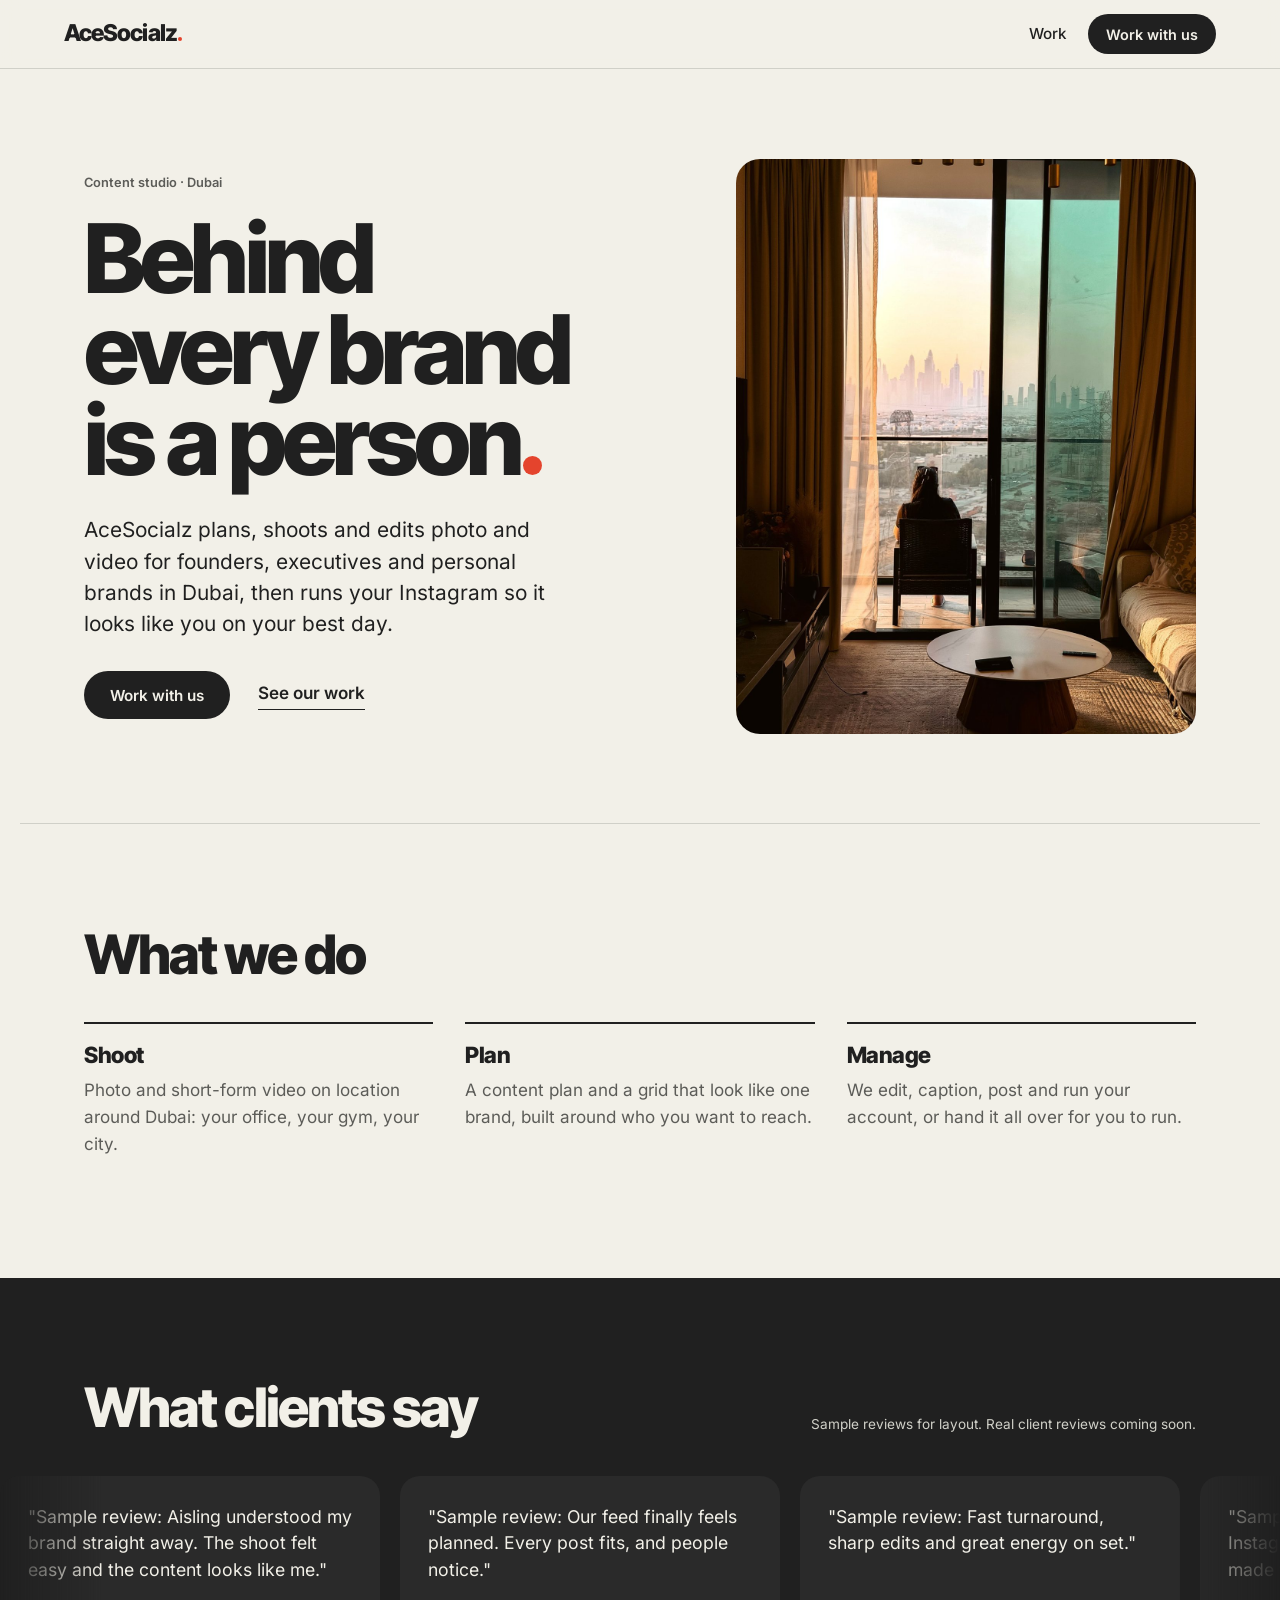
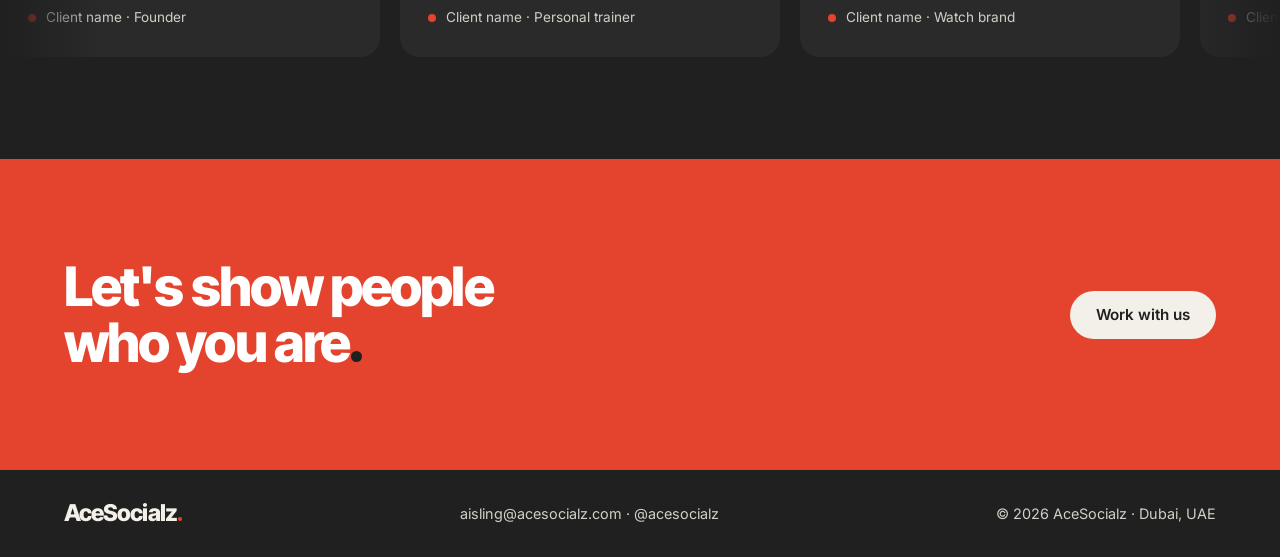
<file: index.html>
<!DOCTYPE html>
<html lang="en-AE">
<head>
  <meta charset="utf-8">
  <meta name="viewport" content="width=device-width, initial-scale=1">
  <title>AceSocialz | Personal Brand Content &amp; Social Media Studio in Dubai</title>
  <meta name="description" content="AceSocialz is a Dubai content studio for founders, executives and personal brands. Photo and video shoots, Instagram strategy and account management across the UAE.">
  <link rel="canonical" href="https://acesocialz.com/">
  <meta name="theme-color" content="#202020">
  <meta property="og:type" content="website">
  <meta property="og:site_name" content="AceSocialz">
  <meta property="og:locale" content="en_AE">
  <meta property="og:url" content="https://acesocialz.com/">
  <meta property="og:title" content="AceSocialz | Personal Brand Content Studio in Dubai">
  <meta property="og:description" content="Behind every brand is a person. Photo, video and Instagram management for founders and personal brands in Dubai.">
  <meta property="og:image" content="https://acesocialz.com/assets/work/lifestyle/skyline-window.jpg">
  <meta name="twitter:card" content="summary_large_image">
  <link rel="icon" href="assets/favicon.svg" type="image/svg+xml">
  <link rel="preload" href="assets/fonts/inter-tight-latin-wght-normal.woff2" as="font" type="font/woff2" crossorigin>
  <link rel="stylesheet" href="styles.css?v=5">
  <script type="application/ld+json">
  {
    "@context": "https://schema.org",
    "@type": "ProfessionalService",
    "@id": "https://acesocialz.com/#business",
    "name": "AceSocialz",
    "url": "https://acesocialz.com/",
    "logo": "https://acesocialz.com/assets/favicon.svg",
    "image": "https://acesocialz.com/assets/work/lifestyle/skyline-window.jpg",
    "slogan": "Behind every brand is a person.",
    "description": "Content studio for founders, executives and personal brands: photo and video shoots, Instagram strategy and social media management.",
    "email": "aisling@acesocialz.com",
    "founder": { "@type": "Person", "name": "Aisling Harty" },
    "address": { "@type": "PostalAddress", "addressLocality": "Dubai", "addressCountry": "AE" },
    "areaServed": [{ "@type": "City", "name": "Dubai" }, { "@type": "Country", "name": "United Arab Emirates" }],
    "sameAs": ["https://www.instagram.com/acesocialz/"]
  }
  </script>
</head>
<body>
  <header class="top">
    <a class="mark" href="./" aria-label="AceSocialz home">AceSocialz<i class="dot" aria-hidden="true"></i></a>
    <nav aria-label="Main">
      <a href="work/">Work</a>
      <a class="btn btn--sm" href="work-with-us/">Work with us</a>
    </nav>
  </header>

  <main>
    <section class="hero">
      <div class="hero__copy">
        <p class="eyebrow">Content studio · Dubai</p>
        <h1>Behind every brand is a <span class="nw">person<i class="dot" aria-hidden="true"></i></span></h1>
        <p class="lede">AceSocialz plans, shoots and edits photo and video for founders, executives and personal brands in Dubai, then runs your Instagram so it looks like you on your best day.</p>
        <div class="actions">
          <a class="btn" href="work-with-us/">Work with us</a>
          <a class="link" href="work/">See our work</a>
        </div>
      </div>
      <figure class="hero__img">
        <img src="assets/work/lifestyle/skyline-window.jpg" alt="A woman on a balcony at golden hour, looking out over the Dubai skyline" width="1200" height="1600" fetchpriority="high">
      </figure>
    </section>

    <section class="what">
      <h2>What we do</h2>
      <div class="what__list">
        <div><h3>Shoot</h3><p>Photo and short-form video on location around Dubai: your office, your gym, your city.</p></div>
        <div><h3>Plan</h3><p>A content plan and a grid that look like one brand, built around who you want to reach.</p></div>
        <div><h3>Manage</h3><p>We edit, caption, post and run your account, or hand it all over for you to run.</p></div>
      </div>
    </section>

    <section class="reviews" aria-labelledby="reviews-title">
      <div class="reviews__head">
        <h2 id="reviews-title">What clients say</h2>
        <p class="note">Sample reviews for layout. Real client reviews coming soon.</p>
      </div>
      <div class="marquee">
        <div class="marquee__track">
          <blockquote class="review"><p>"Sample review: Aisling understood my brand straight away. The shoot felt easy and the content looks like me."</p><footer>Client name · Founder</footer></blockquote>
          <blockquote class="review"><p>"Sample review: Our feed finally feels planned. Every post fits, and people notice."</p><footer>Client name · Personal trainer</footer></blockquote>
          <blockquote class="review"><p>"Sample review: Fast turnaround, sharp edits and great energy on set."</p><footer>Client name · Watch brand</footer></blockquote>
          <blockquote class="review"><p>"Sample review: Handing over our Instagram was the best decision we made this year."</p><footer>Client name · Executive</footer></blockquote>
          <blockquote class="review" aria-hidden="true"><p>"Sample review: Aisling understood my brand straight away. The shoot felt easy and the content looks like me."</p><footer>Client name · Founder</footer></blockquote>
          <blockquote class="review" aria-hidden="true"><p>"Sample review: Our feed finally feels planned. Every post fits, and people notice."</p><footer>Client name · Personal trainer</footer></blockquote>
          <blockquote class="review" aria-hidden="true"><p>"Sample review: Fast turnaround, sharp edits and great energy on set."</p><footer>Client name · Watch brand</footer></blockquote>
          <blockquote class="review" aria-hidden="true"><p>"Sample review: Handing over our Instagram was the best decision we made this year."</p><footer>Client name · Executive</footer></blockquote>
        </div>
      </div>
    </section>

    <section class="cta">
      <h2>Let's show people who you <span class="nw">are<i class="dot" aria-hidden="true"></i></span></h2>
      <a class="btn btn--light" href="work-with-us/">Work with us</a>
    </section>
  </main>

  <footer class="foot">
    <a class="mark" href="./" aria-label="AceSocialz home">AceSocialz<i class="dot" aria-hidden="true"></i></a>
    <p><a href="mailto:aisling@acesocialz.com">aisling@acesocialz.com</a> · <a href="https://www.instagram.com/acesocialz/" rel="noopener">@acesocialz</a></p>
    <p>© <span data-year>2026</span> AceSocialz · Dubai, UAE</p>
  </footer>
  <script src="script.js?v=5" defer></script>
</body>
</html>
</file>
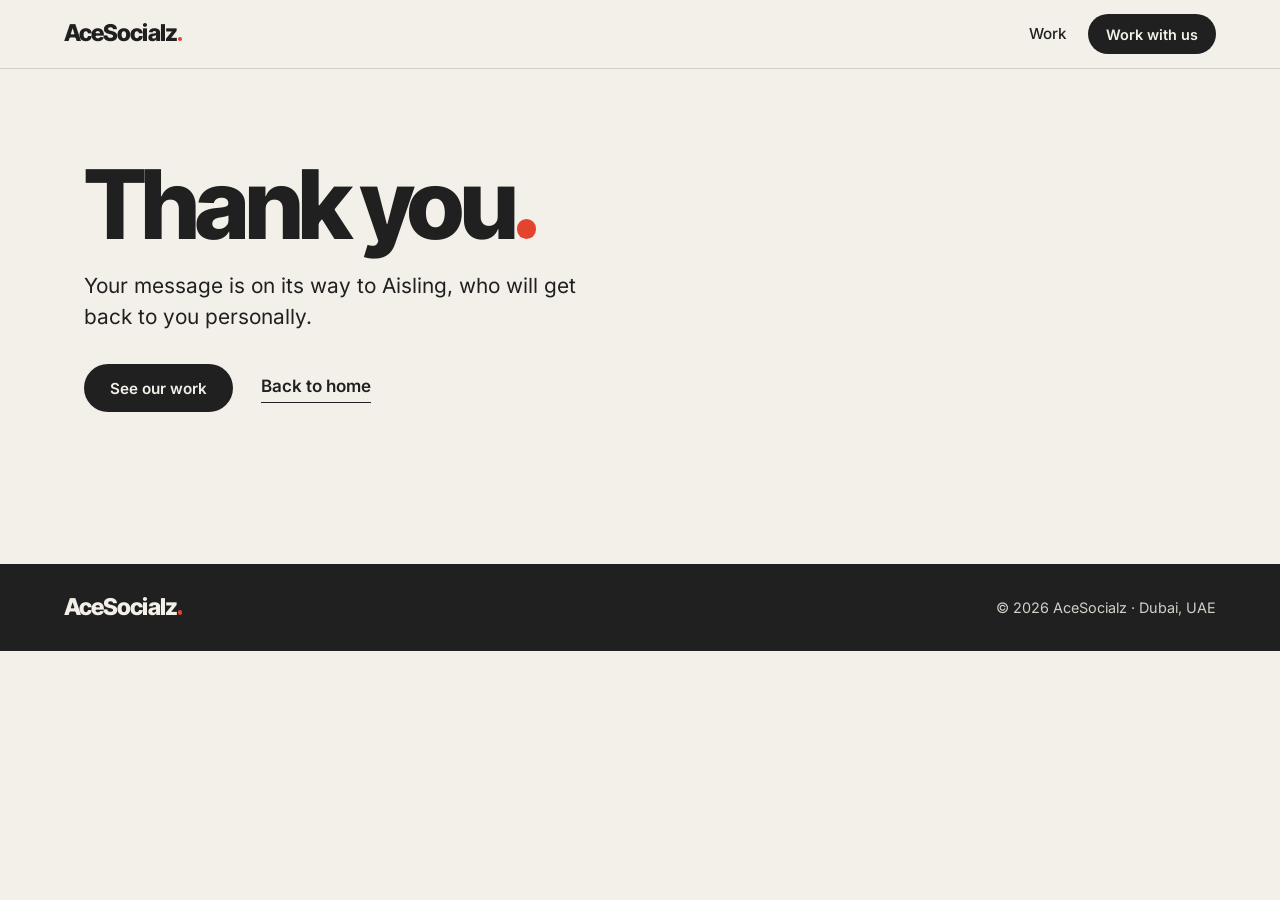
<file: thanks/index.html>
<!DOCTYPE html>
<html lang="en-AE">
<head>
  <meta charset="utf-8">
  <meta name="viewport" content="width=device-width, initial-scale=1">
  <title>Thank You | AceSocialz</title>
  <meta name="robots" content="noindex">
  <meta name="theme-color" content="#202020">
  <link rel="icon" href="../assets/favicon.svg" type="image/svg+xml">
  <link rel="stylesheet" href="../styles.css?v=5">
</head>
<body>
  <header class="top">
    <a class="mark" href="../" aria-label="AceSocialz home">AceSocialz<i class="dot" aria-hidden="true"></i></a>
    <nav aria-label="Main">
      <a href="../work/">Work</a>
      <a class="btn btn--sm" href="../work-with-us/">Work with us</a>
    </nav>
  </header>
  <main class="page thanks">
    <h1>Thank <span class="nw">you<i class="dot" aria-hidden="true"></i></span></h1>
    <p class="lede">Your message is on its way to Aisling, who will get back to you personally.</p>
    <div class="actions">
      <a class="btn" href="../work/">See our work</a>
      <a class="link" href="../">Back to home</a>
    </div>
  </main>
  <footer class="foot">
    <a class="mark" href="../" aria-label="AceSocialz home">AceSocialz<i class="dot" aria-hidden="true"></i></a>
    <p>© <span data-year>2026</span> AceSocialz · Dubai, UAE</p>
  </footer>
  <script src="../script.js?v=5" defer></script>
</body>
</html>
</file>
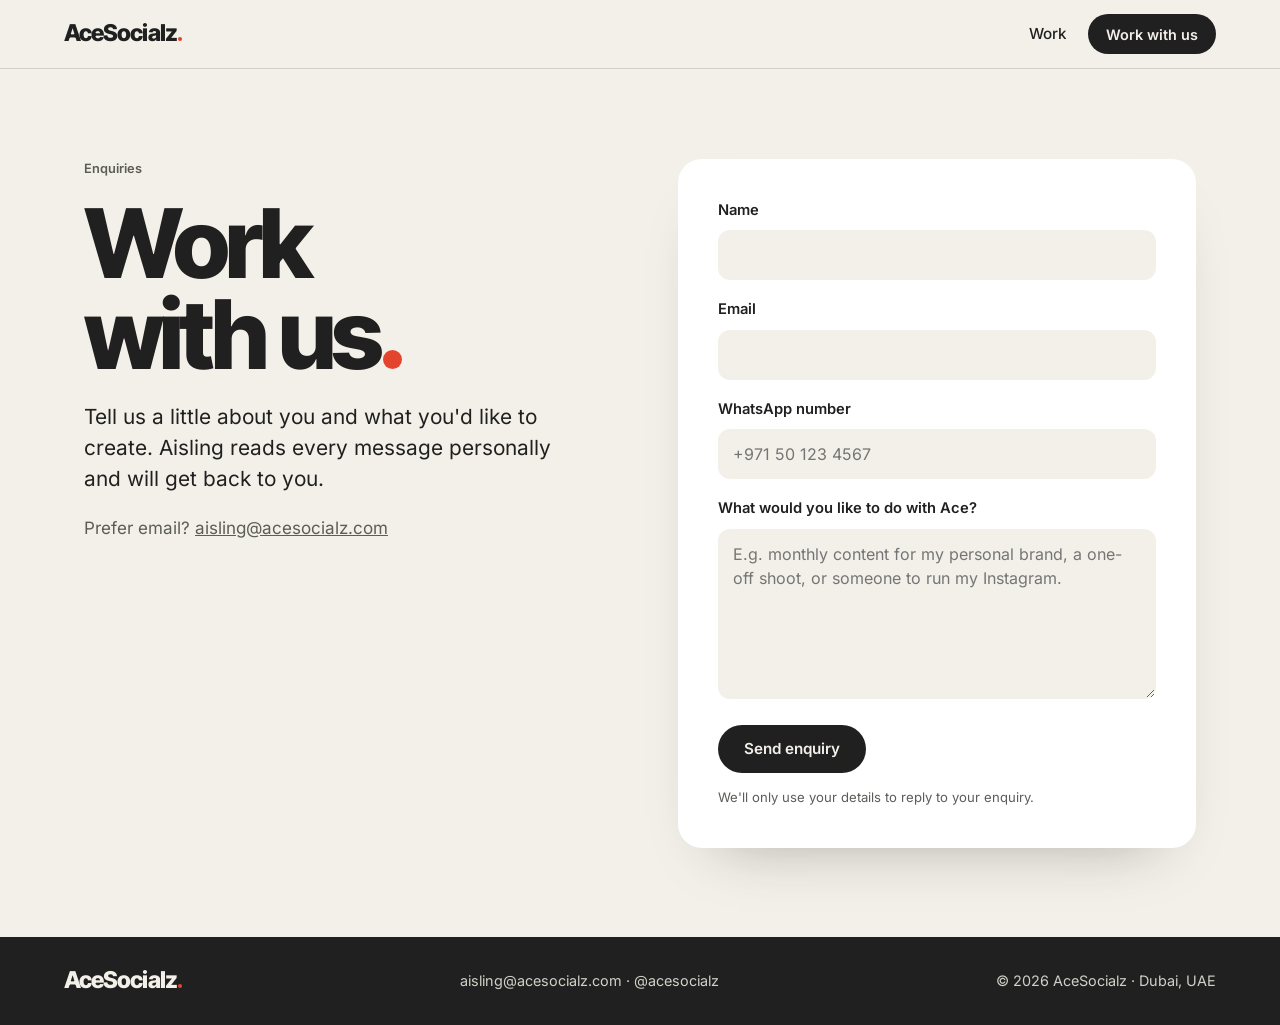
<file: work-with-us/index.html>
<!DOCTYPE html>
<html lang="en-AE">
<head>
  <meta charset="utf-8">
  <meta name="viewport" content="width=device-width, initial-scale=1">
  <title>Work With Us | AceSocialz, Dubai Content Studio</title>
  <meta name="description" content="Tell AceSocialz about you and your brand. Photo, video and Instagram management for founders and personal brands in Dubai. We'll get back to you personally.">
  <link rel="canonical" href="https://acesocialz.com/work-with-us/">
  <meta name="theme-color" content="#202020">
  <meta property="og:type" content="website">
  <meta property="og:site_name" content="AceSocialz">
  <meta property="og:url" content="https://acesocialz.com/work-with-us/">
  <meta property="og:title" content="Work With Us | AceSocialz">
  <meta property="og:description" content="Tell us about you and your brand, and we'll get back to you.">
  <meta property="og:image" content="https://acesocialz.com/assets/work/lifestyle/skyline-window.jpg">
  <link rel="icon" href="../assets/favicon.svg" type="image/svg+xml">
  <link rel="stylesheet" href="../styles.css?v=5">
</head>
<body>
  <header class="top">
    <a class="mark" href="../" aria-label="AceSocialz home">AceSocialz<i class="dot" aria-hidden="true"></i></a>
    <nav aria-label="Main">
      <a href="../work/">Work</a>
      <a class="btn btn--sm" href="./" aria-current="page">Work with us</a>
    </nav>
  </header>

  <main class="page enquiry">
    <div class="enquiry__intro">
      <p class="eyebrow">Enquiries</p>
      <h1>Work with <span class="nw">us<i class="dot" aria-hidden="true"></i></span></h1>
      <p class="lede">Tell us a little about you and what you'd like to create. Aisling reads every message personally and will get back to you.</p>
      <p class="direct">Prefer email? <a href="mailto:aisling@acesocialz.com">aisling@acesocialz.com</a></p>
    </div>

    <form class="form" id="enquiry" action="https://api.web3forms.com/submit" method="POST">
      <input type="hidden" name="access_key" value="14f0661f-6eea-4060-8896-63cb821733d7">
      <input type="hidden" name="subject" value="New enquiry from acesocialz.com">
      <input type="hidden" name="from_name" value="AceSocialz website">
      <input type="hidden" name="redirect" value="https://acesocialz.com/thanks/">
      <input type="checkbox" name="botcheck" class="hp" tabindex="-1" autocomplete="off" aria-hidden="true">

      <label for="name">Name</label>
      <input id="name" name="name" type="text" autocomplete="name" required>

      <label for="email">Email</label>
      <input id="email" name="email" type="email" autocomplete="email" required>

      <label for="whatsapp">WhatsApp number</label>
      <input id="whatsapp" name="whatsapp" type="tel" autocomplete="tel" inputmode="tel" placeholder="+971 50 123 4567" required>

      <label for="message">What would you like to do with Ace?</label>
      <textarea id="message" name="message" rows="6" placeholder="E.g. monthly content for my personal brand, a one-off shoot, or someone to run my Instagram." required></textarea>

      <button class="btn" type="submit">Send enquiry</button>
      <p class="small form__status" role="status" aria-live="polite">We'll only use your details to reply to your enquiry.</p>
    </form>

    <div class="sent" id="sent" hidden tabindex="-1">
      <h2>Thank <span class="nw">you<i class="dot" aria-hidden="true"></i></span></h2>
      <p class="lede">Your message has been sent. Aisling will get back to you personally.</p>
      <a class="link" href="../work/">See our work</a>
    </div>
  </main>

  <footer class="foot">
    <a class="mark" href="../" aria-label="AceSocialz home">AceSocialz<i class="dot" aria-hidden="true"></i></a>
    <p><a href="mailto:aisling@acesocialz.com">aisling@acesocialz.com</a> · <a href="https://www.instagram.com/acesocialz/" rel="noopener">@acesocialz</a></p>
    <p>© <span data-year>2026</span> AceSocialz · Dubai, UAE</p>
  </footer>
  <script src="../script.js?v=5" defer></script>
</body>
</html>
</file>
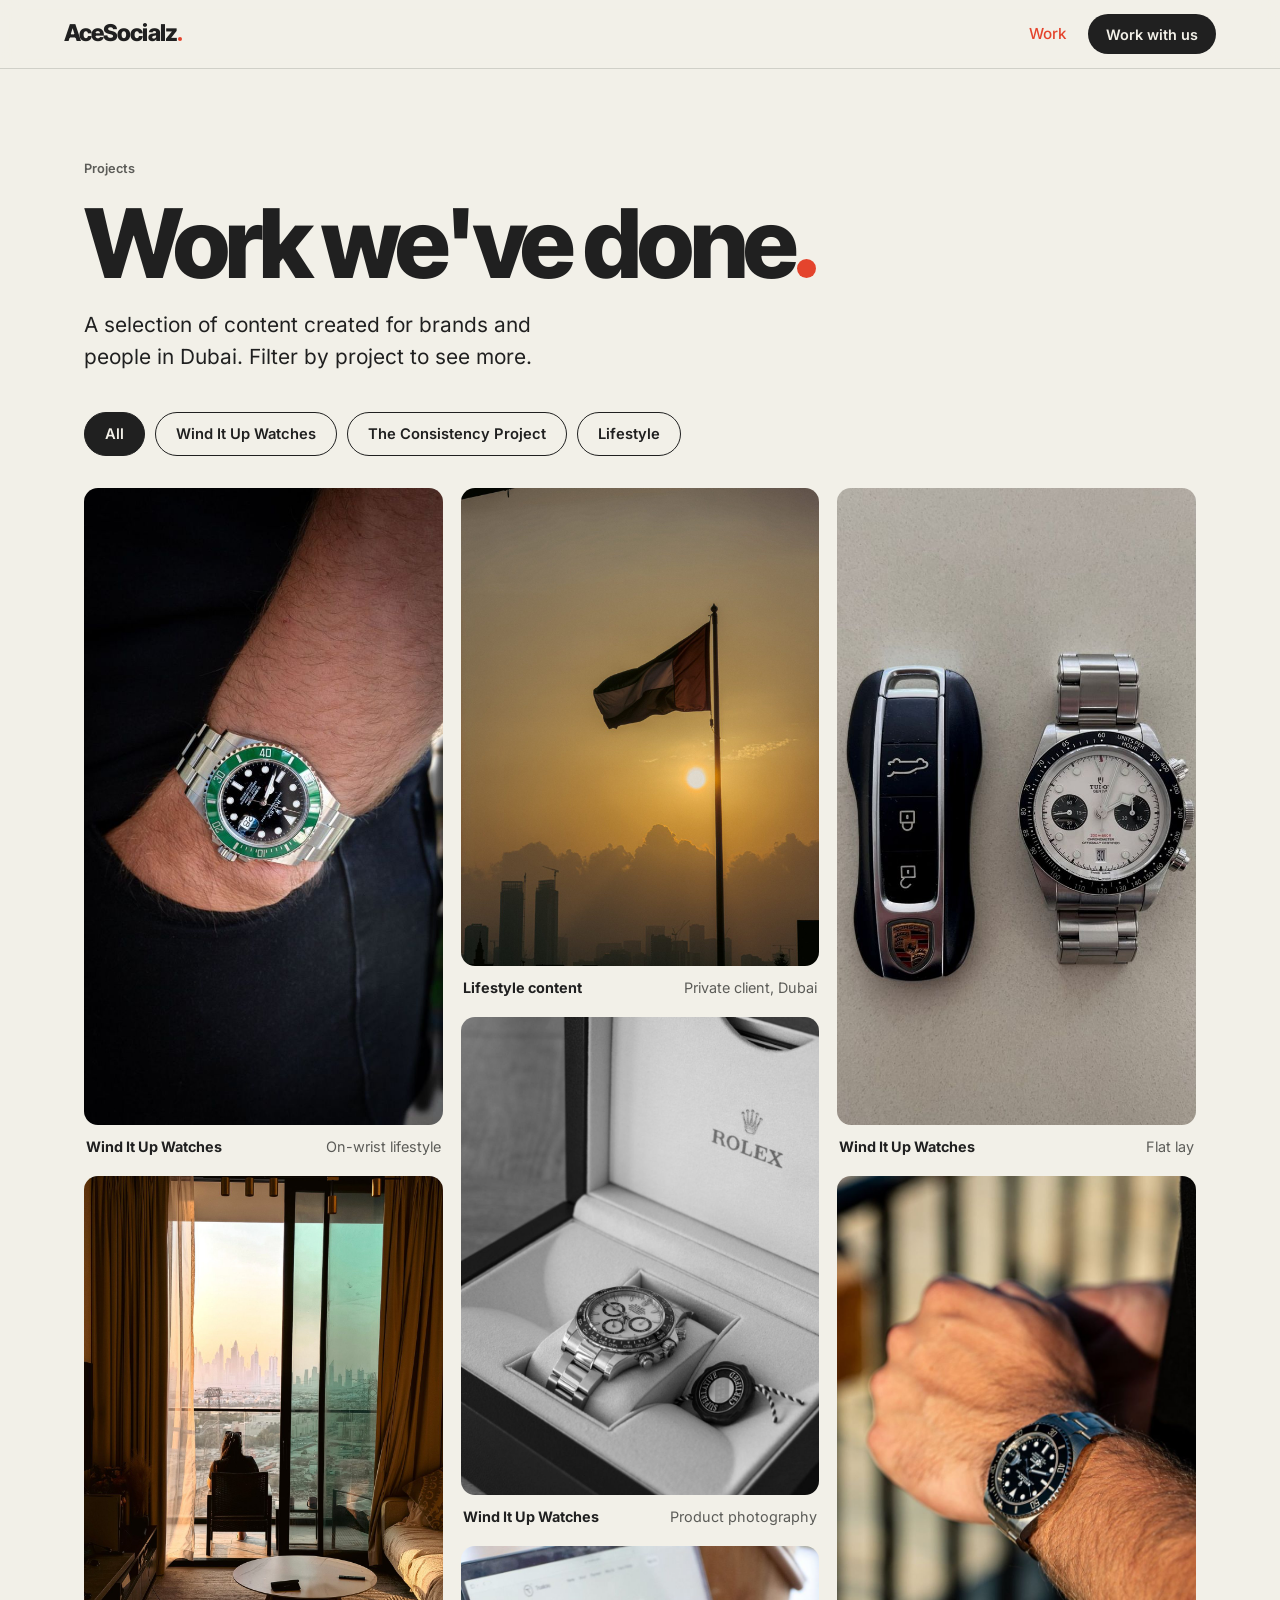
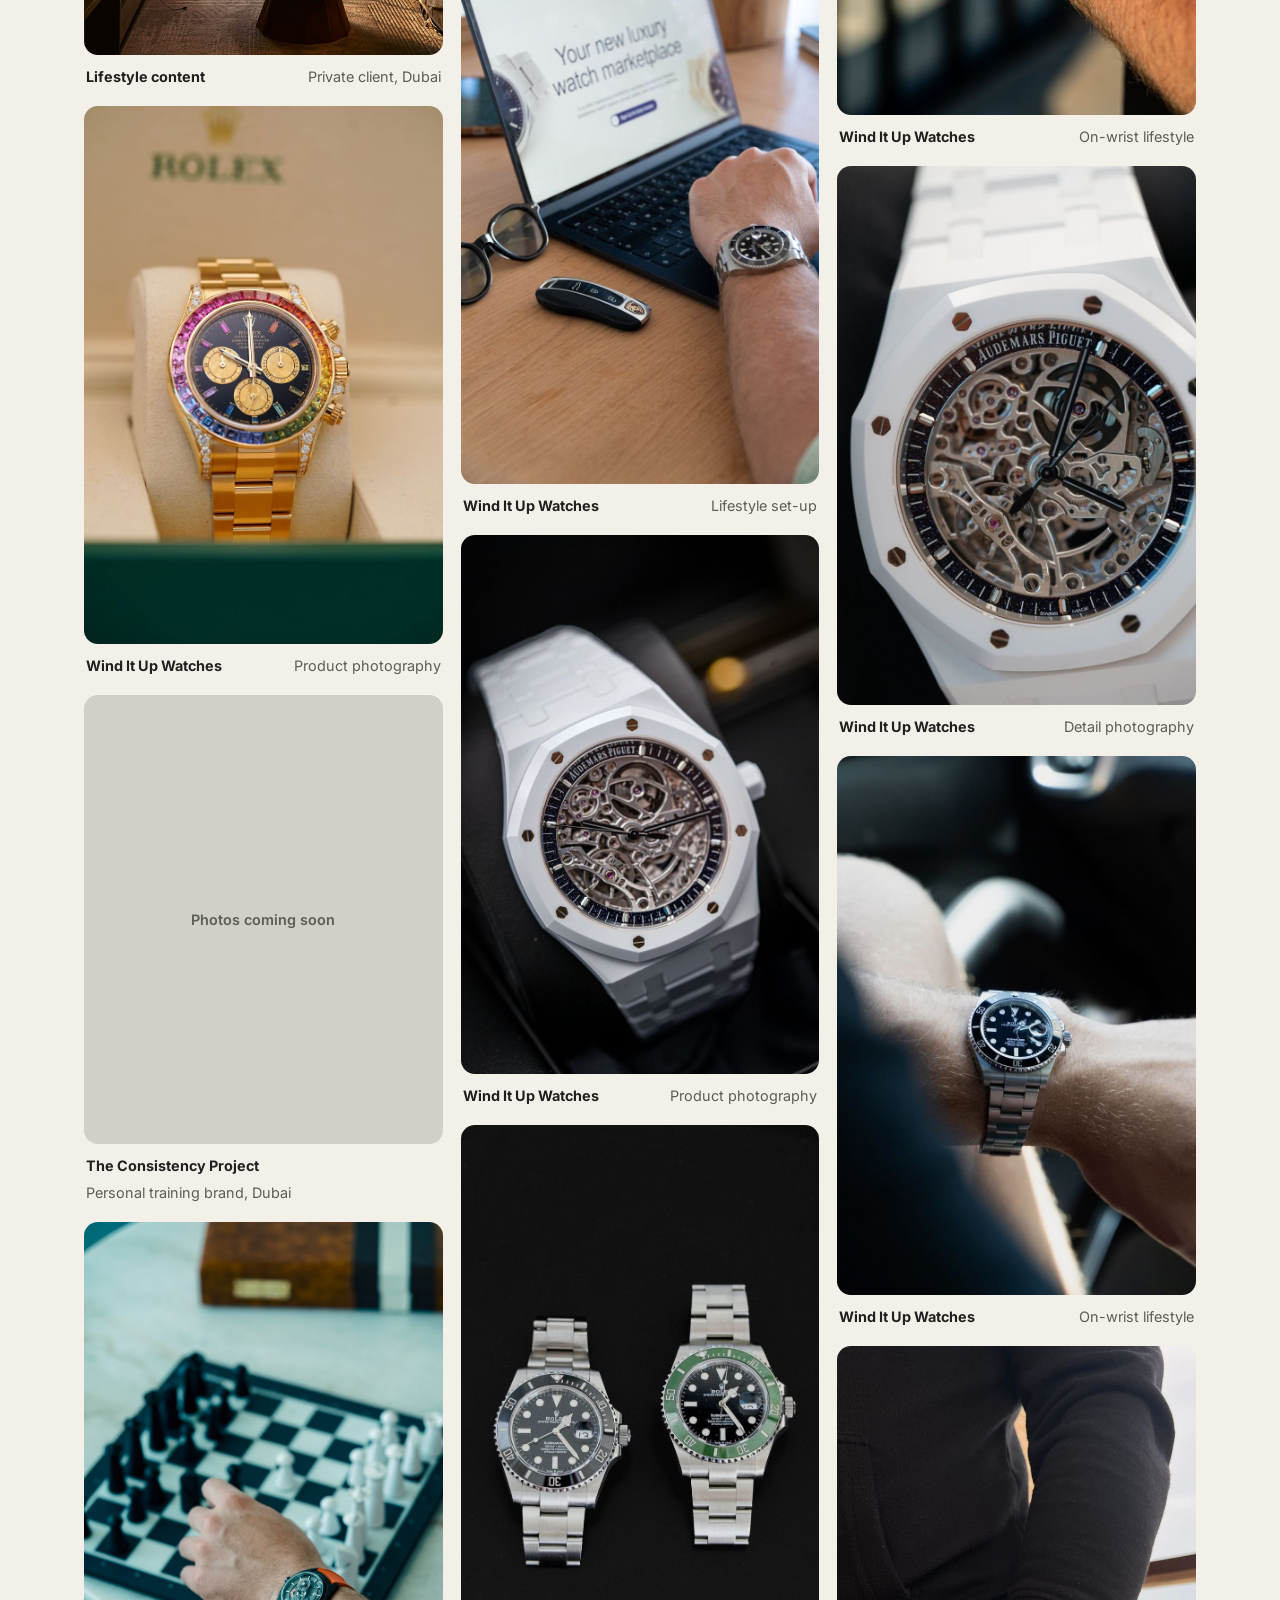
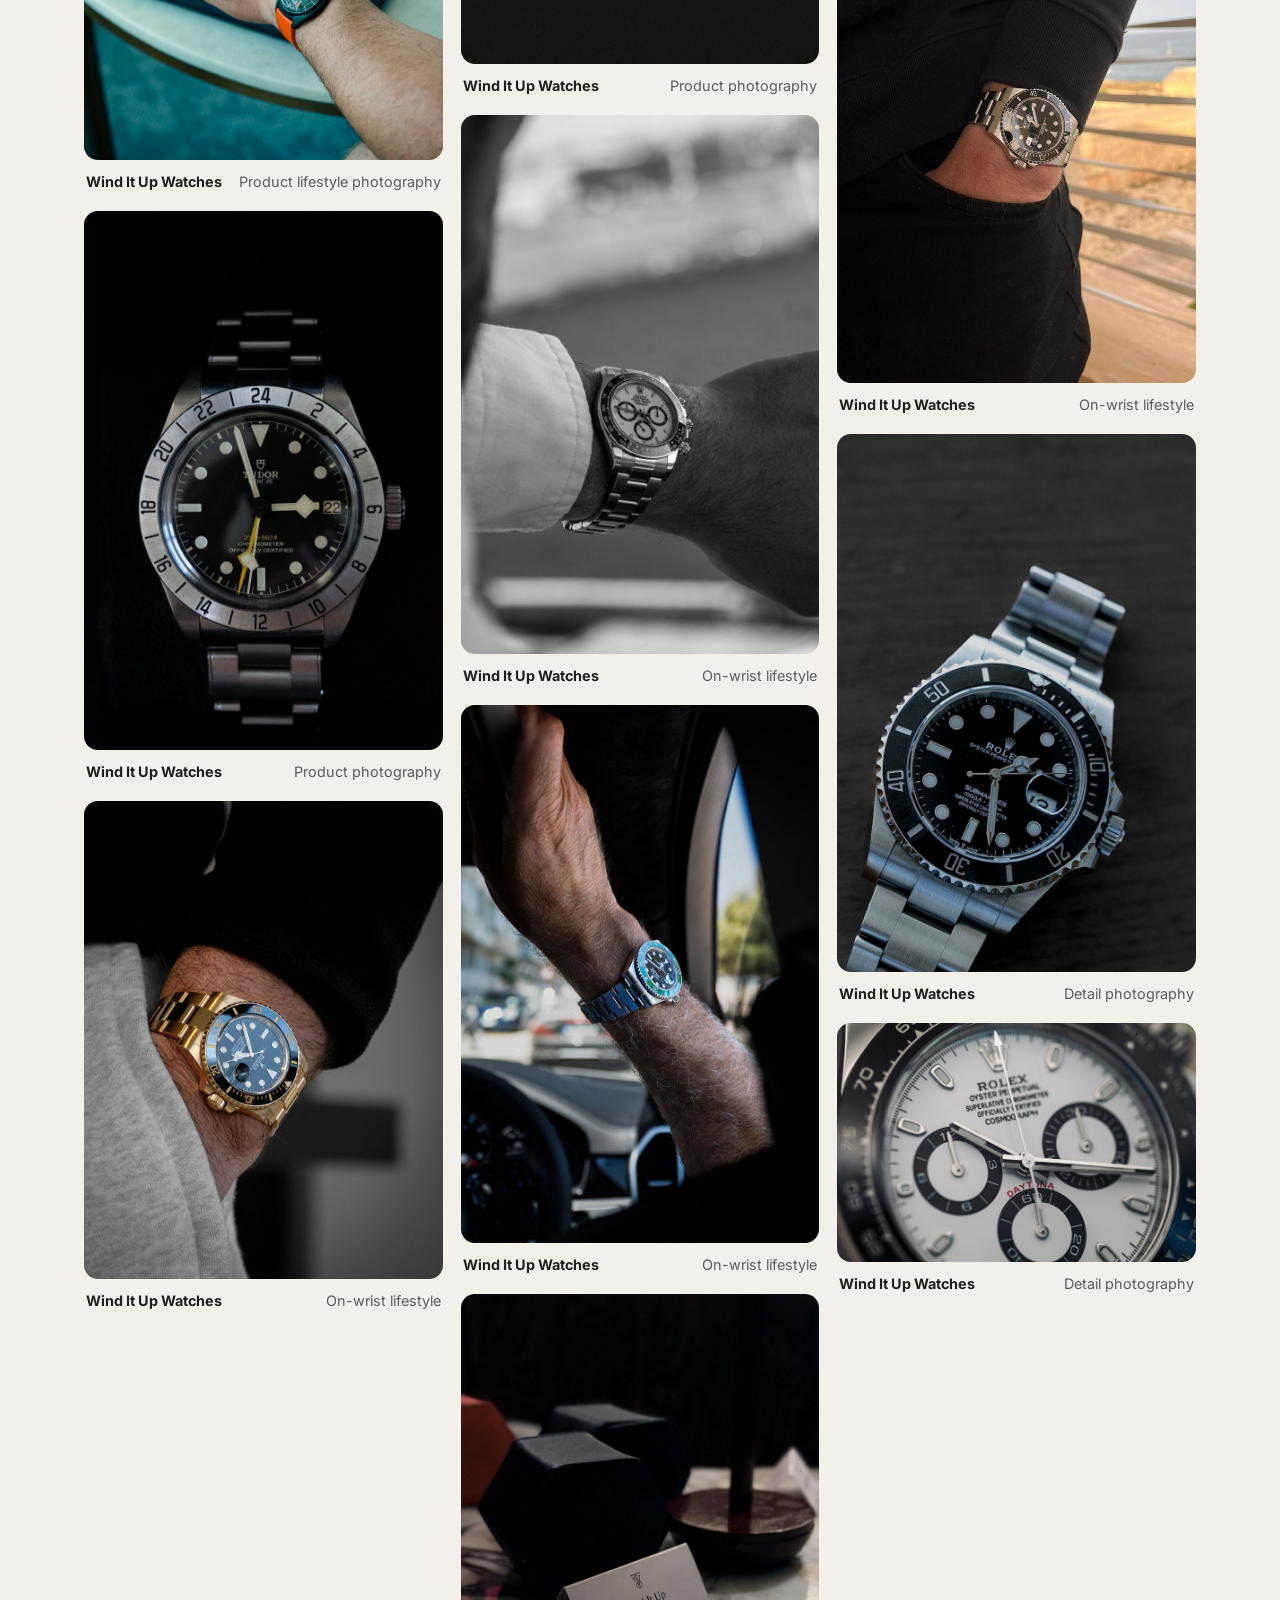
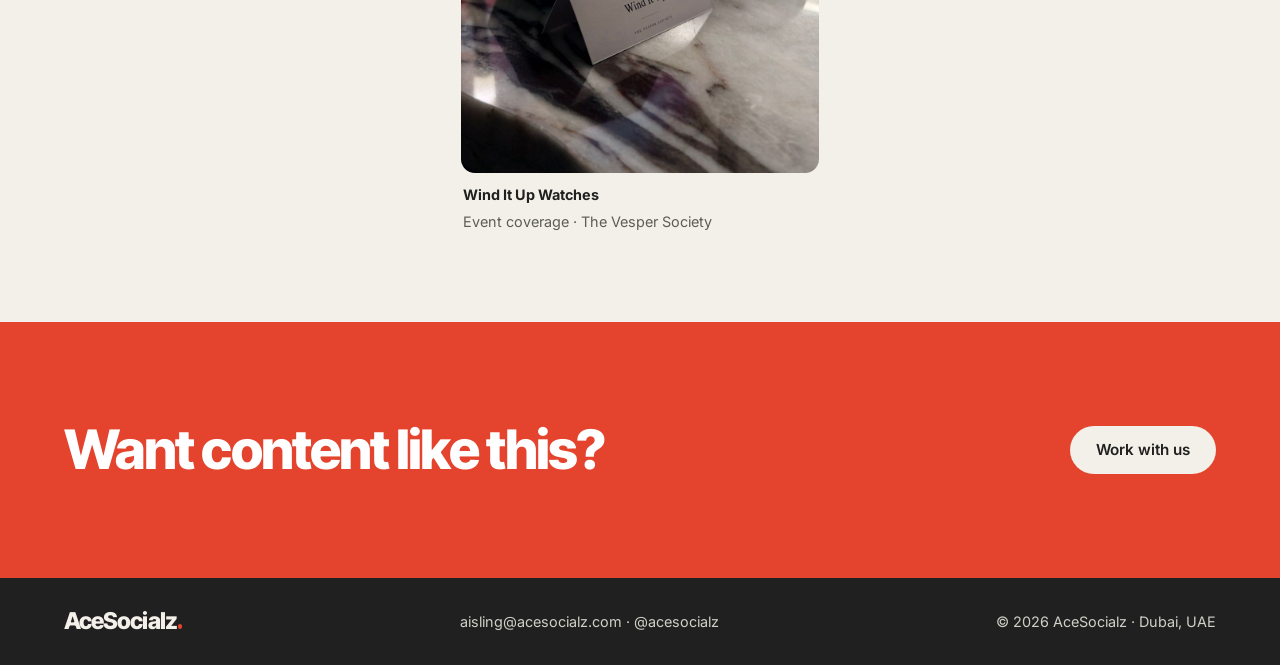
<file: work/index.html>
<!DOCTYPE html>
<html lang="en-AE">
<head>
  <meta charset="utf-8">
  <meta name="viewport" content="width=device-width, initial-scale=1">
  <title>Our Work | AceSocialz, Dubai Content Studio</title>
  <meta name="description" content="Photo and video content AceSocialz has created for brands and personal brands in Dubai, from luxury watches to personal training and lifestyle.">
  <link rel="canonical" href="https://acesocialz.com/work/">
  <meta name="theme-color" content="#202020">
  <meta property="og:type" content="website">
  <meta property="og:site_name" content="AceSocialz">
  <meta property="og:url" content="https://acesocialz.com/work/">
  <meta property="og:title" content="Our Work | AceSocialz">
  <meta property="og:description" content="Content we've created for brands and personal brands in Dubai.">
  <meta property="og:image" content="https://acesocialz.com/assets/work/wind-it-up-watches/chess.jpg">
  <meta name="twitter:card" content="summary_large_image">
  <link rel="icon" href="../assets/favicon.svg" type="image/svg+xml">
  <link rel="stylesheet" href="../styles.css?v=5">
</head>
<body>
  <header class="top">
    <a class="mark" href="../" aria-label="AceSocialz home">AceSocialz<i class="dot" aria-hidden="true"></i></a>
    <nav aria-label="Main">
      <a href="./" aria-current="page">Work</a>
      <a class="btn btn--sm" href="../work-with-us/">Work with us</a>
    </nav>
  </header>

  <main class="page">
    <div class="page__head">
      <p class="eyebrow">Projects</p>
      <h1>Work we've done<i class="dot" aria-hidden="true"></i></h1>
      <p class="lede">A selection of content created for brands and people in Dubai. Filter by project to see more.</p>
    </div>

    <div class="filters" role="group" aria-label="Filter projects">
      <button type="button" data-filter="all" aria-pressed="true">All</button>
      <button type="button" data-filter="watches" aria-pressed="false">Wind It Up Watches</button>
      <button type="button" data-filter="fitness" aria-pressed="false">The Consistency Project</button>
      <button type="button" data-filter="lifestyle" aria-pressed="false">Lifestyle</button>
    </div>

    <div class="gallery">
      <figure class="item" data-cat="watches">
        <img src="../assets/work/wind-it-up-watches/sub-green-wrist.jpg" alt="Green-bezel Rolex Submariner on the wrist, hand in pocket, against a black outfit" width="675" height="1200" loading="lazy">
        <figcaption><strong>Wind It Up Watches</strong><span>On-wrist lifestyle</span></figcaption>
      </figure>
      <figure class="item" data-cat="lifestyle">
        <img src="../assets/work/lifestyle/skyline-window.jpg" alt="A woman on a balcony at golden hour, looking out over the Dubai skyline" width="1200" height="1600" loading="lazy">
        <figcaption><strong>Lifestyle content</strong><span>Private client, Dubai</span></figcaption>
      </figure>
      <figure class="item" data-cat="watches">
        <img src="../assets/work/wind-it-up-watches/daytona-rainbow.jpg" alt="Gold Rolex Daytona Rainbow with a sapphire bezel, presented in its box" width="799" height="1200" loading="lazy">
        <figcaption><strong>Wind It Up Watches</strong><span>Product photography</span></figcaption>
      </figure>
      <figure class="item item--empty" data-cat="fitness">
        <div class="empty"><span>Photos coming soon</span></div>
        <figcaption><strong>The Consistency Project</strong><span>Personal training brand, Dubai</span></figcaption>
      </figure>
      <figure class="item" data-cat="watches">
        <img src="../assets/work/wind-it-up-watches/chess.jpg" alt="A wrist wearing a skeleton watch on an orange strap, reaching across a chessboard on a marble table" width="1066" height="1600" loading="lazy">
        <figcaption><strong>Wind It Up Watches</strong><span>Product lifestyle photography</span></figcaption>
      </figure>
      <figure class="item" data-cat="watches">
        <img src="../assets/work/wind-it-up-watches/tudor-gmt.jpg" alt="Tudor Black Bay Pro GMT lit against a black background" width="799" height="1200" loading="lazy">
        <figcaption><strong>Wind It Up Watches</strong><span>Product photography</span></figcaption>
      </figure>
      <figure class="item" data-cat="watches">
        <img src="../assets/work/wind-it-up-watches/sub-gold-wrist.jpg" alt="Gold Rolex Submariner with a blue dial on the wrist, grey and black clothing" width="901" height="1200" loading="lazy">
        <figcaption><strong>Wind It Up Watches</strong><span>On-wrist lifestyle</span></figcaption>
      </figure>
      <figure class="item" data-cat="lifestyle">
        <img src="../assets/work/lifestyle/flag-sunset.jpg" alt="The UAE flag silhouetted against a hazy orange sunset over the city skyline" width="1200" height="1600" loading="lazy">
        <figcaption><strong>Lifestyle content</strong><span>Private client, Dubai</span></figcaption>
      </figure>
      <figure class="item" data-cat="watches">
        <img src="../assets/work/wind-it-up-watches/daytona-box-bw.jpg" alt="Black and white shot of a Rolex Daytona in its presentation box with the green seal" width="901" height="1200" loading="lazy">
        <figcaption><strong>Wind It Up Watches</strong><span>Product photography</span></figcaption>
      </figure>
      <figure class="item" data-cat="watches">
        <img src="../assets/work/wind-it-up-watches/sub-laptop.jpg" alt="Rolex Submariner on the wrist at a laptop, with sunglasses and a Porsche key on the desk" width="799" height="1200" loading="lazy">
        <figcaption><strong>Wind It Up Watches</strong><span>Lifestyle set-up</span></figcaption>
      </figure>
      <figure class="item" data-cat="watches">
        <img src="../assets/work/wind-it-up-watches/ap-skeleton.jpg" alt="White ceramic Audemars Piguet Royal Oak openworked watch" width="799" height="1200" loading="lazy">
        <figcaption><strong>Wind It Up Watches</strong><span>Product photography</span></figcaption>
      </figure>
      <figure class="item" data-cat="watches">
        <img src="../assets/work/wind-it-up-watches/sub-pair.jpg" alt="Black and green Rolex Submariners side by side on a black background" width="799" height="1200" loading="lazy">
        <figcaption><strong>Wind It Up Watches</strong><span>Product photography</span></figcaption>
      </figure>
      <figure class="item" data-cat="watches">
        <img src="../assets/work/wind-it-up-watches/daytona-wrist-bw.jpg" alt="Black and white shot of a Rolex Daytona on the wrist beneath a linen sleeve" width="799" height="1200" loading="lazy">
        <figcaption><strong>Wind It Up Watches</strong><span>On-wrist lifestyle</span></figcaption>
      </figure>
      <figure class="item" data-cat="watches">
        <img src="../assets/work/wind-it-up-watches/sub-green-car.jpg" alt="Green-bezel Rolex Submariner on an arm reaching for the grab handle inside a car" width="799" height="1200" loading="lazy">
        <figcaption><strong>Wind It Up Watches</strong><span>On-wrist lifestyle</span></figcaption>
      </figure>
      <figure class="item" data-cat="watches">
        <img src="../assets/work/wind-it-up-watches/vesper-card.jpg" alt="Wind It Up place card at The Vesper Society, an event hosted by Wind It Up Watches, beside watch rolls on marble" width="900" height="1200" loading="lazy">
        <figcaption><strong>Wind It Up Watches</strong><span>Event coverage · The Vesper Society</span></figcaption>
      </figure>
      <figure class="item" data-cat="watches">
        <img src="../assets/work/wind-it-up-watches/tudor-chrono-porsche.jpg" alt="Tudor Black Bay Chrono with a white dial beside a Porsche key" width="675" height="1200" loading="lazy">
        <figcaption><strong>Wind It Up Watches</strong><span>Flat lay</span></figcaption>
      </figure>
      <figure class="item" data-cat="watches">
        <img src="../assets/work/wind-it-up-watches/sub-golden-hour.jpg" alt="Rolex Submariner on the wrist in warm golden-hour light" width="799" height="1200" loading="lazy">
        <figcaption><strong>Wind It Up Watches</strong><span>On-wrist lifestyle</span></figcaption>
      </figure>
      <figure class="item" data-cat="watches">
        <img src="../assets/work/wind-it-up-watches/ap-skeleton-close.jpg" alt="Close-up of a white ceramic Audemars Piguet Royal Oak skeleton dial" width="799" height="1200" loading="lazy">
        <figcaption><strong>Wind It Up Watches</strong><span>Detail photography</span></figcaption>
      </figure>
      <figure class="item" data-cat="watches">
        <img src="../assets/work/wind-it-up-watches/sub-black-car.jpg" alt="Black Rolex Submariner on the wrist, photographed inside a car" width="799" height="1200" loading="lazy">
        <figcaption><strong>Wind It Up Watches</strong><span>On-wrist lifestyle</span></figcaption>
      </figure>
      <figure class="item" data-cat="watches">
        <img src="../assets/work/wind-it-up-watches/sub-sea-view.jpg" alt="Rolex Submariner on the wrist, hand in pocket, with a sea view behind" width="675" height="1200" loading="lazy">
        <figcaption><strong>Wind It Up Watches</strong><span>On-wrist lifestyle</span></figcaption>
      </figure>
      <figure class="item" data-cat="watches">
        <img src="../assets/work/wind-it-up-watches/sub-black-wood.jpg" alt="Close-up of a black Rolex Submariner on dark wood" width="800" height="1200" loading="lazy">
        <figcaption><strong>Wind It Up Watches</strong><span>Detail photography</span></figcaption>
      </figure>
      <figure class="item" data-cat="watches">
        <img src="../assets/work/wind-it-up-watches/daytona.jpg" alt="Close-up of a white-dial Rolex Daytona chronograph" width="1600" height="1066" loading="lazy">
        <figcaption><strong>Wind It Up Watches</strong><span>Detail photography</span></figcaption>
      </figure>
    </div>
  </main>

  <section class="cta">
    <h2>Want content like this?</h2>
    <a class="btn btn--light" href="../work-with-us/">Work with us</a>
  </section>

  <footer class="foot">
    <a class="mark" href="../" aria-label="AceSocialz home">AceSocialz<i class="dot" aria-hidden="true"></i></a>
    <p><a href="mailto:aisling@acesocialz.com">aisling@acesocialz.com</a> · <a href="https://www.instagram.com/acesocialz/" rel="noopener">@acesocialz</a></p>
    <p>© <span data-year>2026</span> AceSocialz · Dubai, UAE</p>
  </footer>
  <script src="../script.js?v=5" defer></script>
</body>
</html>
</file>
<file: styles.css>
/* AceSocialz — brand tokens */
:root {
  --charcoal: #202020;
  --offwhite: #F2F0E8;
  --stone: #D0D0C8;
  --scarlet: #E4442D;
  --muted: #5c5c58;
  --pad: clamp(20px, 5vw, 72px);
  --max: 1240px;
  --head: "Inter Tight", "Helvetica Neue", Helvetica, Arial, sans-serif;
  --body: "Inter", "Helvetica Neue", Helvetica, Arial, sans-serif;
}
@font-face { font-family: "Inter Tight"; src: url("assets/fonts/inter-tight-latin-wght-normal.woff2") format("woff2"); font-weight: 100 900; font-display: swap; }
@font-face { font-family: "Inter"; src: url("assets/fonts/inter-latin-wght-normal.woff2") format("woff2"); font-weight: 100 900; font-display: swap; }

*, *::before, *::after { box-sizing: border-box; min-width: 0; }
[hidden] { display: none !important; }
html { scroll-behavior: smooth; }
body { margin: 0; background: var(--offwhite); color: var(--charcoal); font: 400 17px/1.6 var(--body); -webkit-font-smoothing: antialiased; overflow-x: clip; }
img { display: block; max-width: 100%; height: auto; }
a { color: inherit; }
h1, h2, h3 { font-family: var(--head); font-weight: 800; letter-spacing: -0.035em; line-height: 1.02; margin: 0; text-wrap: balance; }
h1 { font-size: clamp(2.8rem, 7.5vw, 6.4rem); letter-spacing: -0.05em; line-height: 0.95; }
h2 { font-size: clamp(2rem, 4.4vw, 3.4rem); }
h3 { font-size: 1.4rem; letter-spacing: -0.02em; }
p { margin: 0 0 1em; }
:focus-visible { outline: 2px solid var(--scarlet); outline-offset: 3px; }

.dot { display: inline-block; width: 0.2em; height: 0.2em; margin-left: 0.04em; border-radius: 50%; background: var(--scarlet); }
.nw { white-space: nowrap; }
.eyebrow { font-size: 0.8rem; font-weight: 600; color: var(--muted); margin-bottom: 1.2rem; }
.lede { font-size: clamp(1.1rem, 1.7vw, 1.3rem); line-height: 1.5; max-width: 38ch; }
.actions { display: flex; flex-wrap: wrap; align-items: center; gap: 28px; margin-top: 32px; }

/* Buttons */
.btn { display: inline-flex; align-items: center; justify-content: center; min-height: 48px; padding: 0 26px; border-radius: 999px; background: var(--charcoal); color: var(--offwhite); border: 0; font: 600 0.95rem var(--body); text-decoration: none; cursor: pointer; transition: background .2s, color .2s; }
.btn:hover { background: var(--scarlet); color: #fff; }
.btn--sm { min-height: 40px; padding: 0 18px; font-size: 0.9rem; }
.btn--light { background: var(--offwhite); color: var(--charcoal); }
.link { font-weight: 600; text-decoration: none; border-bottom: 1.5px solid currentColor; padding-bottom: 2px; }
.link:hover { color: var(--scarlet); }

/* Header */
.top { position: sticky; top: 0; z-index: 50; display: flex; align-items: center; justify-content: space-between; gap: 16px; padding: 14px var(--pad); background: rgba(242, 240, 232, .92); backdrop-filter: blur(10px); border-bottom: 1px solid var(--stone); }
.mark { font: 800 1.45rem/1 var(--head); letter-spacing: -0.04em; text-decoration: none; white-space: nowrap; }
.top nav { display: flex; align-items: center; gap: 22px; font-weight: 500; font-size: 0.95rem; }
.top nav a:not(.btn) { text-decoration: none; }
.top nav a:not(.btn):hover, .top nav a[aria-current="page"]:not(.btn) { color: var(--scarlet); }

/* Home */
.hero { max-width: var(--max); margin: 0 auto; padding: clamp(40px, 7vw, 96px) var(--pad); display: grid; grid-template-columns: minmax(0, 1.25fr) minmax(0, 1fr); gap: clamp(32px, 6vw, 80px); align-items: center; }
.hero h1 { margin-bottom: 28px; }
.hero__img { margin: 0; aspect-ratio: 4 / 5; overflow: hidden; border-radius: 24px; }
.hero__img img { width: 100%; height: 100%; object-fit: cover; }

.what { max-width: var(--max); margin: 0 auto; padding: clamp(56px, 8vw, 110px) var(--pad); border-top: 1px solid var(--stone); }
.what h2 { margin-bottom: 40px; }
.what__list { display: grid; grid-template-columns: repeat(3, minmax(0, 1fr)); gap: 32px; }
.what__list > div { border-top: 2px solid var(--charcoal); padding-top: 20px; }
.what__list h3 { margin-bottom: 10px; }
.what__list p { color: var(--muted); }

/* Reviews marquee */
.reviews { background: var(--charcoal); color: var(--offwhite); padding: clamp(56px, 8vw, 110px) 0; overflow: hidden; }
.reviews__head { max-width: var(--max); margin: 0 auto 40px; padding: 0 var(--pad); display: flex; flex-wrap: wrap; justify-content: space-between; align-items: end; gap: 12px; }
.note { margin: 0; font-size: 0.85rem; color: var(--stone); }
.marquee { mask-image: linear-gradient(90deg, transparent, #000 8%, #000 92%, transparent); }
.marquee__track { display: flex; gap: 20px; width: max-content; animation: slide 45s linear infinite; }
.marquee:hover .marquee__track { animation-play-state: paused; }
.review { margin: 0; width: min(380px, 78vw); flex: none; background: #2a2a2a; border-radius: 20px; padding: 28px; display: flex; flex-direction: column; justify-content: space-between; gap: 24px; }
.review p { margin: 0; font-size: 1.1rem; line-height: 1.5; }
.review footer { font-size: 0.85rem; color: var(--stone); }
.review footer::before { content: ""; display: inline-block; width: 8px; height: 8px; border-radius: 50%; background: var(--scarlet); margin-right: 10px; }
@keyframes slide { to { transform: translateX(calc(-50% - 10px)); } }

/* CTA band */
.cta { background: var(--scarlet); color: #fff; padding: clamp(56px, 8vw, 100px) var(--pad); display: flex; flex-wrap: wrap; justify-content: space-between; align-items: center; gap: 28px; }
.cta h2 { max-width: 16ch; }
.cta .dot { background: var(--charcoal); }

/* Inner pages */
.page { max-width: var(--max); margin: 0 auto; padding: clamp(48px, 7vw, 96px) var(--pad); }
.page__head { margin-bottom: 40px; }
.page__head h1 { margin-bottom: 20px; }

/* Work filters + gallery */
.filters { display: flex; flex-wrap: wrap; gap: 10px; margin-bottom: 32px; }
.filters button { min-height: 44px; padding: 0 20px; border-radius: 999px; border: 1.5px solid var(--charcoal); background: none; color: var(--charcoal); font: 600 0.92rem var(--body); cursor: pointer; transition: all .2s; }
.filters button:hover { border-color: var(--scarlet); }
.filters button[aria-pressed="true"] { background: var(--charcoal); color: var(--offwhite); }
.gallery { columns: 3 300px; column-gap: 18px; }
.item { break-inside: avoid; margin: 0 0 18px; transition: opacity .3s; }
.item img, .empty { width: 100%; border-radius: 14px; }
.item[hidden] { display: none; }
.empty { aspect-ratio: 4 / 5; background: var(--stone); display: grid; place-items: center; color: var(--muted); font-weight: 600; font-size: 0.9rem; }
.item figcaption { display: flex; flex-wrap: wrap; justify-content: space-between; gap: 4px 12px; padding: 10px 2px 0; font-size: 0.9rem; }
.item figcaption span { color: var(--muted); }

/* Enquiry form */
.enquiry { display: grid; grid-template-columns: minmax(0, 1fr) minmax(0, 1fr); gap: clamp(40px, 6vw, 96px); align-items: start; }
.enquiry h1 { margin-bottom: 20px; }
.direct { color: var(--muted); }
.form { background: #fff; border-radius: 24px; padding: clamp(24px, 3.5vw, 40px); box-shadow: 0 30px 60px -40px rgba(32, 32, 32, .4); display: flex; flex-direction: column; }
.form label { font-weight: 600; font-size: 0.92rem; margin: 18px 0 8px; }
.form label:first-of-type { margin-top: 0; }
.form input, .form textarea { width: 100%; font: 16px/1.5 var(--body); color: var(--charcoal); background: var(--offwhite); border: 1.5px solid transparent; border-radius: 12px; padding: 12px 14px; transition: border-color .2s; }
.form input:focus, .form textarea:focus { outline: none; border-color: var(--charcoal); }
.form textarea { resize: vertical; min-height: 140px; }
.form .btn { margin-top: 26px; align-self: flex-start; }
.small { font-size: 0.82rem; color: var(--muted); margin: 14px 0 0; }
.hp { position: absolute; left: -9999px; width: 1px; height: 1px; opacity: 0; }

.thanks { min-height: 55vh; }
.thanks h1 { margin-bottom: 20px; }

/* Footer */
.foot { background: var(--charcoal); color: var(--stone); padding: 32px var(--pad); display: flex; flex-wrap: wrap; justify-content: space-between; align-items: center; gap: 14px; font-size: 0.9rem; }
.foot p { margin: 0; }
.foot a { text-decoration: none; }
.foot a:hover { color: var(--offwhite); }
.foot .mark { color: var(--offwhite); }

/* Responsive */
@media (max-width: 860px) {
  .hero, .enquiry { grid-template-columns: 1fr; }
  .hero__img { aspect-ratio: 4 / 3; }
  .what__list { grid-template-columns: 1fr; gap: 24px; }
}
@media (max-width: 480px) {
  .top { padding: 12px 16px; }
  .mark { font-size: 1.25rem; }
  .top nav { gap: 14px; font-size: 0.9rem; }
  .btn--sm { padding: 0 14px; }
}
@media (prefers-reduced-motion: reduce) {
  html { scroll-behavior: auto; }
  .marquee__track { animation: none; overflow-x: auto; width: auto; }
  .marquee { overflow-x: auto; mask-image: none; padding: 0 var(--pad); }
  * { transition: none !important; }
}

/* Enquiry sent state */
.sent { background: #fff; border-radius: 24px; padding: clamp(28px, 4vw, 48px); box-shadow: 0 30px 60px -40px rgba(32, 32, 32, .4); }
.sent h2 { margin-bottom: 16px; }
.sent:focus { outline: none; }
.form__status.is-error { color: var(--scarlet); font-weight: 600; }
.btn:disabled { opacity: .6; cursor: wait; }
</file>
